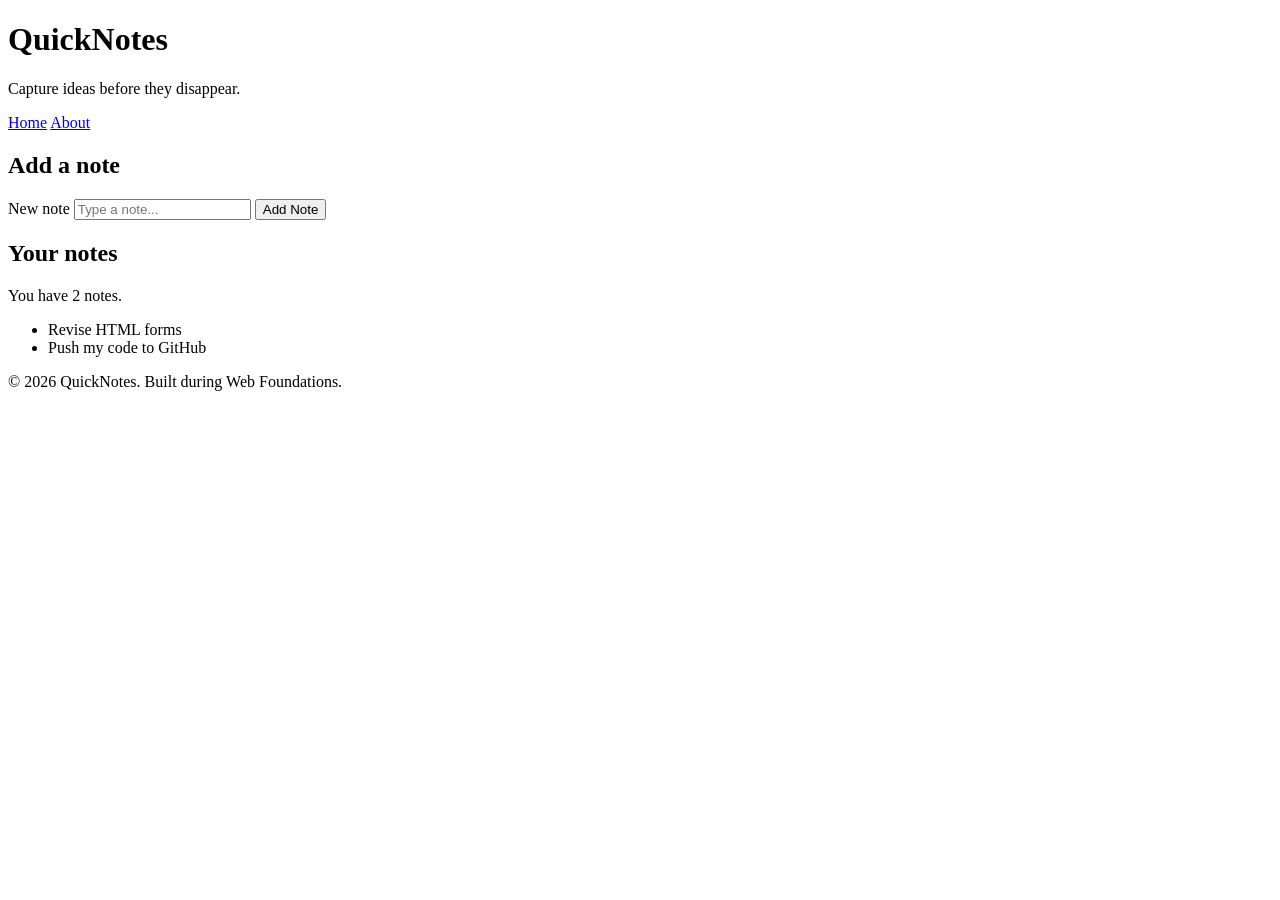
<file: day1/index.html>
<!DOCTYPE html>
<html lang="en">
  <head>
    <meta charset="UTF-8" />
    <meta name="viewport" content="width=device-width, initial-scale=1.0" />
    <title>QuickNotes</title>
  </head>
  <body>
    <header>
      <h1>QuickNotes</h1>
      <p>Capture ideas before they disappear.</p>
      <nav>
        <a href="index.html" aria-current="page">Home</a>
        <a href="about.html">About</a>
      </nav>
    </header>

    <main>
      <section>
        <h2>Add a note</h2>
        <form id="note-form">
          <label for="note-input">New note</label>
          <input type="text" id="note-input" placeholder="Type a note..." />
          <button type="submit">Add Note</button>
        </form>
      </section>

      <section>
        <h2>Your notes</h2>
        <p id="note-count">You have 2 notes.</p>
        <ul id="notes-list">
          <li>Revise HTML forms</li>
          <li>Push my code to GitHub</li>
        </ul>
      </section>
    </main>

    <footer>
      <p>&copy; 2026 QuickNotes. Built during Web Foundations.</p>
    </footer>
  </body>
</html>
</file>
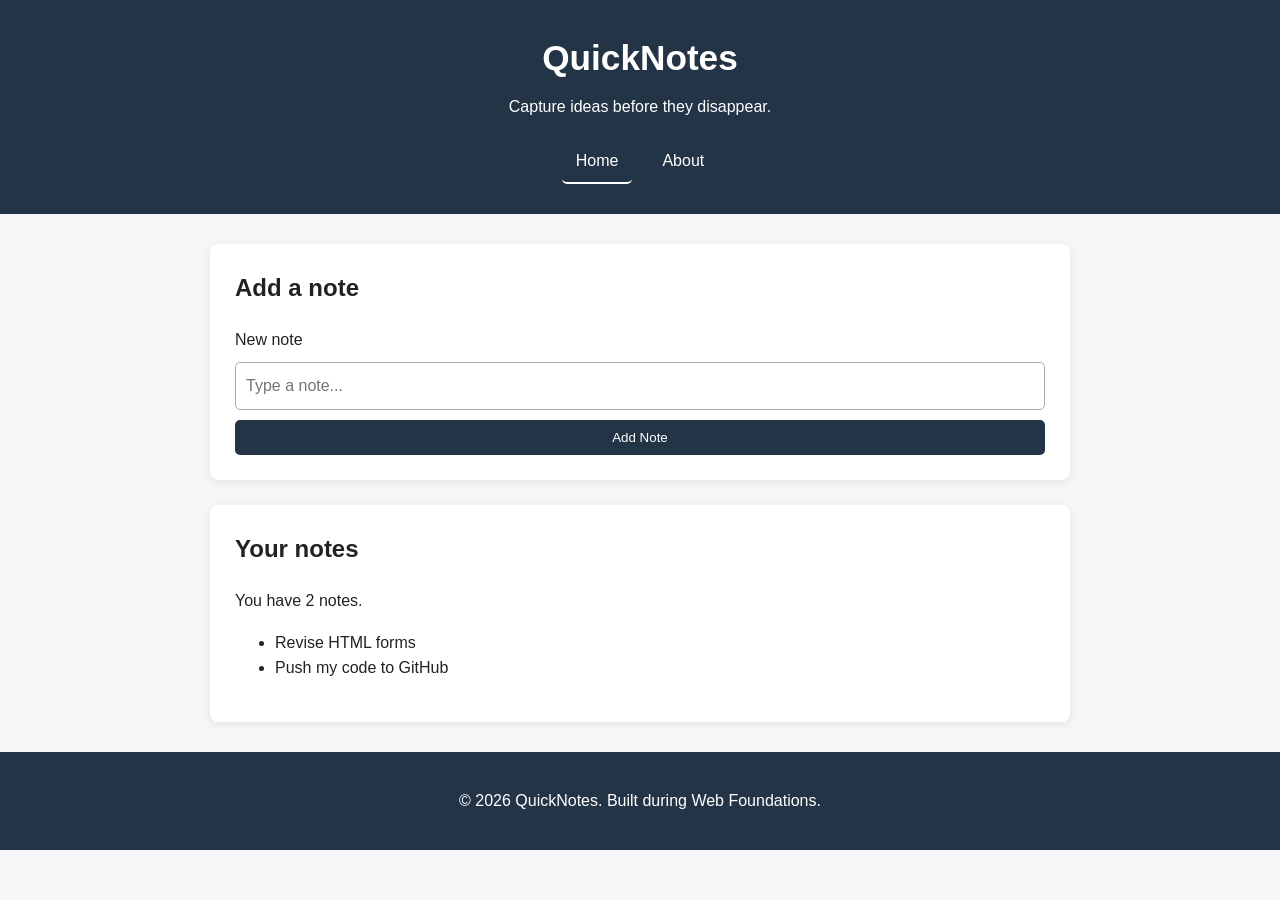
<file: day2/index.html>
<!DOCTYPE html>
<html lang="en">
  <head>
    <meta charset="UTF-8" />
    <meta name="viewport" content="width=device-width, initial-scale=1.0" />
    <title>QuickNotes</title>
    <link rel="stylesheet" href="style.css" />
  </head>

  <body>
    <header>
      <h1>QuickNotes</h1>
      <p>Capture ideas before they disappear.</p>

      <nav>
        <a href="index.html" aria-current="page">Home</a>
        <a href="about.html">About</a>
      </nav>
    </header>

    <main>
      <section>
        <h2>Add a note</h2>

        <form id="note-form">
          <label for="note-input">New note</label>
          <input
            type="text"
            id="note-input"
            placeholder="Type a note..."
          />
          <button type="submit">Add Note</button>
        </form>
      </section>

      <section>
        <h2>Your notes</h2>

        <p id="note-count">You have 2 notes.</p>

        <ul id="notes-list">
          <li>Revise HTML forms</li>
          <li>Push my code to GitHub</li>
        </ul>
      </section>
    </main>

    <footer>
      <p>&copy; 2026 QuickNotes. Built during Web Foundations.</p>
    </footer>
  </body>
</html>
</file>
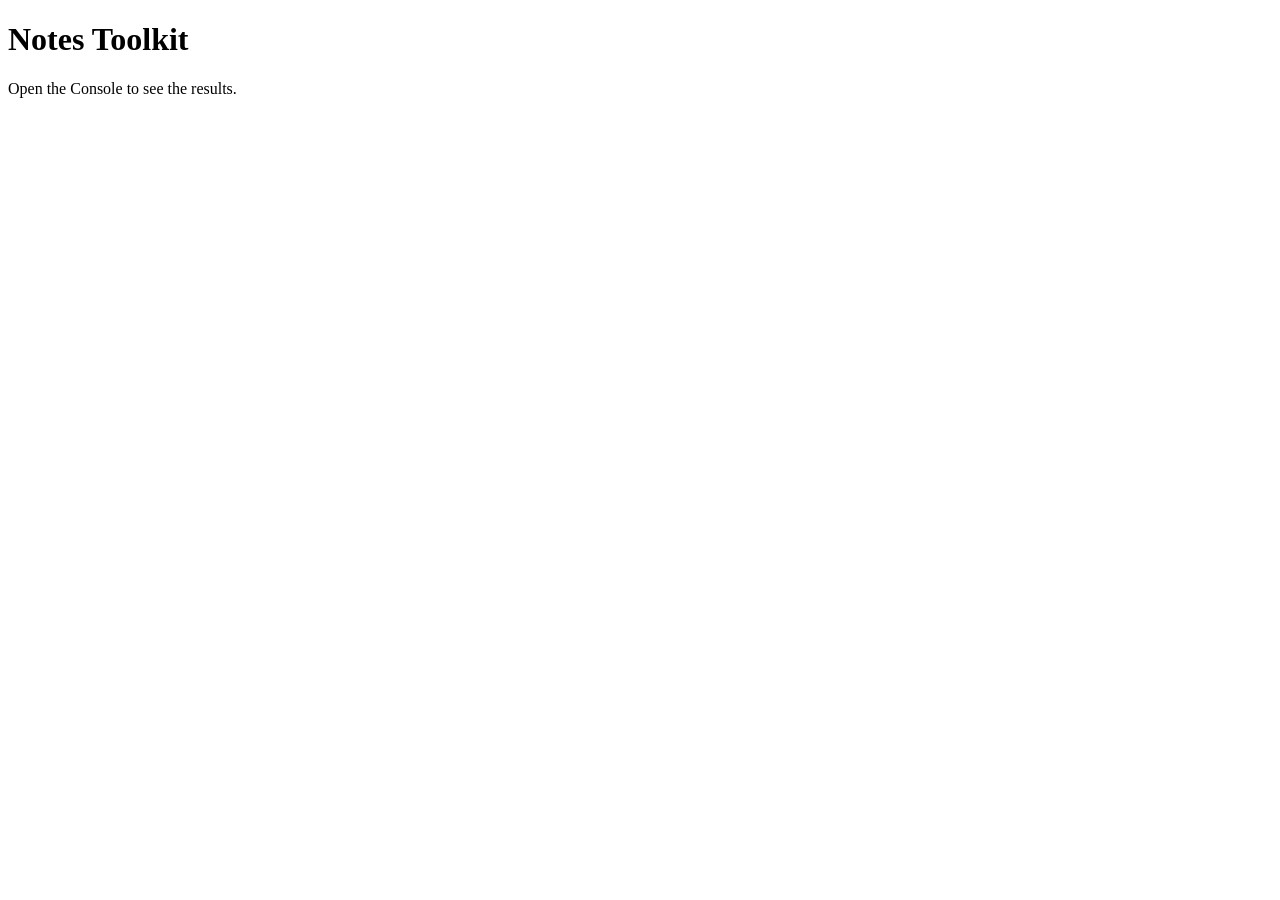
<file: day3/index.html>
<!DOCTYPE html>
<html lang="en">
  <head>
    <meta charset="UTF-8" />
    <meta name="viewport" content="width=device-width, initial-scale=1.0" />
    <title>Notes Toolkit</title>
    <script src="script.js" defer></script>
  </head>

  <body>
    <main>
      <h1>Notes Toolkit</h1>
      <p>Open the Console to see the results.</p>
    </main>
  </body>
</html>
</file>
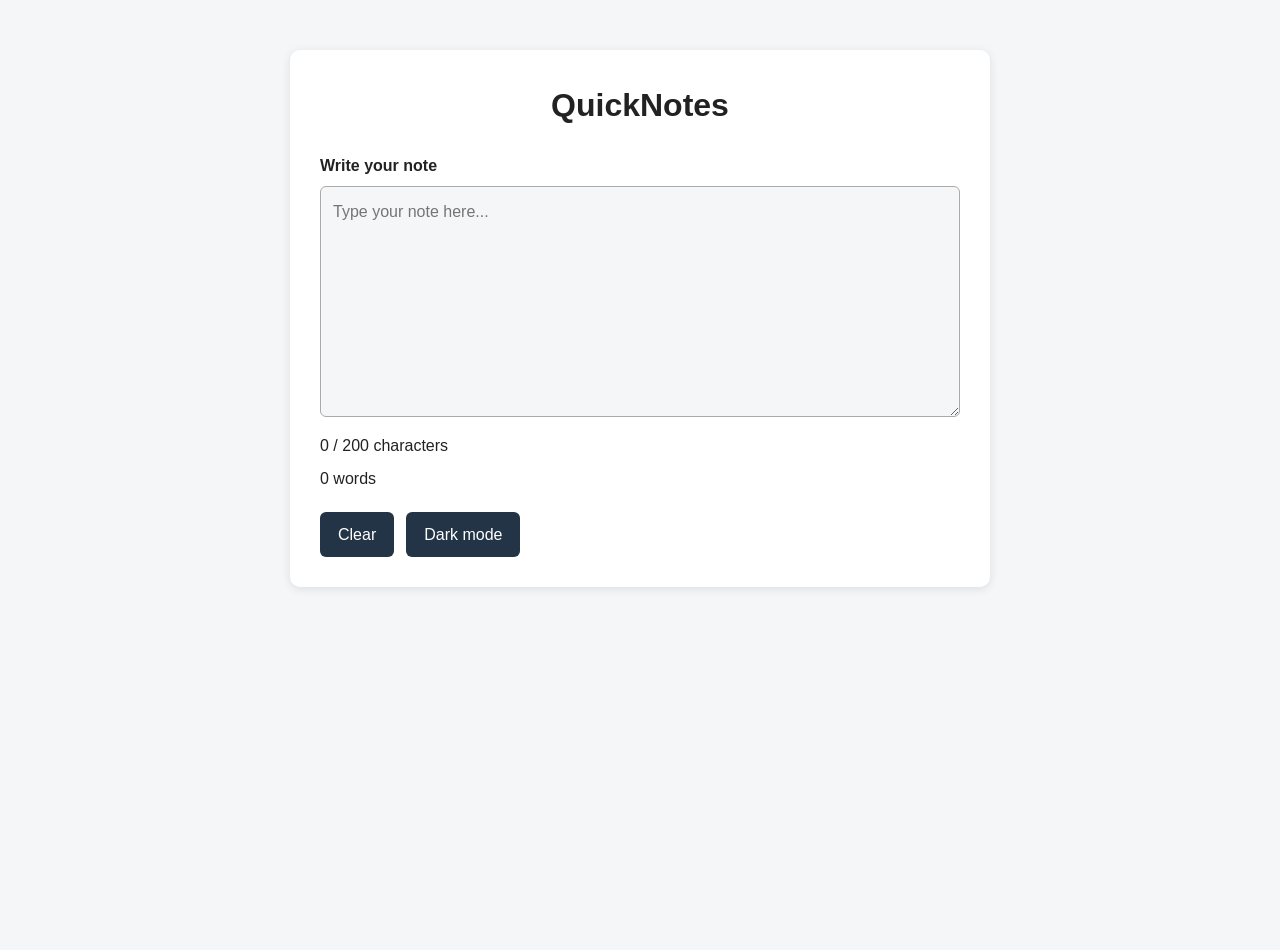
<file: day4/index.html>
<!DOCTYPE html>
<html lang="en">
  <head>
    <meta charset="UTF-8" />
    <meta name="viewport" content="width=device-width, initial-scale=1.0" />
    <title>QuickNotes - Day 4</title>
    <link rel="stylesheet" href="style.css" />
    <script src="script.js" defer></script>
  </head>

  <body>
    <main>
      <h1>QuickNotes</h1>

      <label for="note-text">Write your note</label>
      <textarea
        id="note-text"
        rows="8"
        placeholder="Type your note here..."
      ></textarea>

      <p id="char-count">0 / 200 characters</p>
      <p id="word-count">0 words</p>

      <div class="actions">
        <button id="clear-btn" type="button">Clear</button>
        <button id="theme-toggle" type="button">Dark mode</button>
      </div>
    </main>
  </body>
</html>
</file>
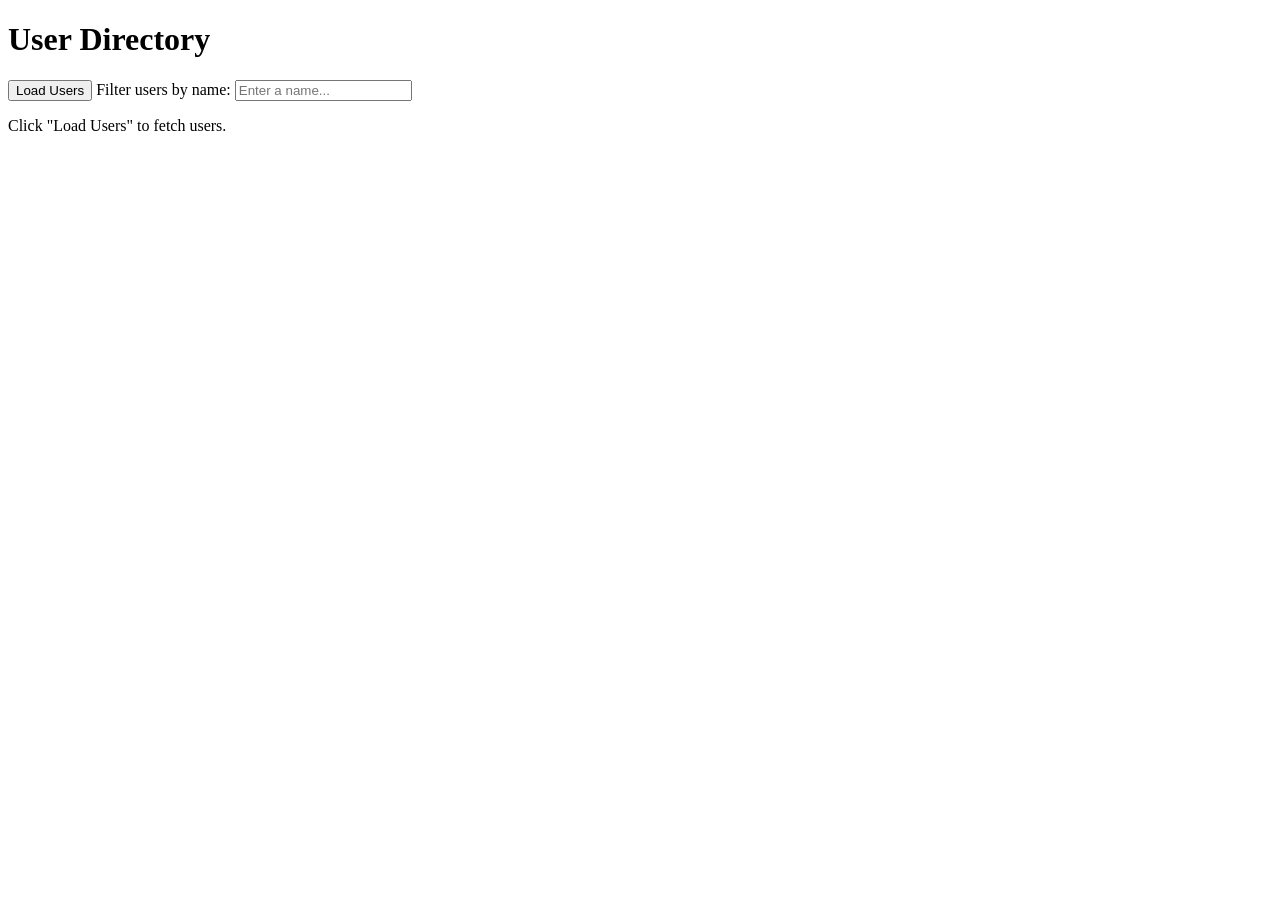
<file: day5/index.html>
<!DOCTYPE html>
<html lang="en">
  <head>
    <meta charset="UTF-8" />
    <meta name="viewport" content="width=device-width, initial-scale=1.0" />
    <title>QuickNotes - User Directory</title>
    <script src="users.js" defer></script>
  </head>

  <body>
    <main>
      <h1>User Directory</h1>

      <button id="load-users" type="button">Load Users</button>

      <label for="filter-input">Filter users by name:</label>
      <input
        type="text"
        id="filter-input"
        placeholder="Enter a name..."
      />

      <p id="status">Click "Load Users" to fetch users.</p>

      <ul id="users-list"></ul>
    </main>
  </body>
</html>
</file>
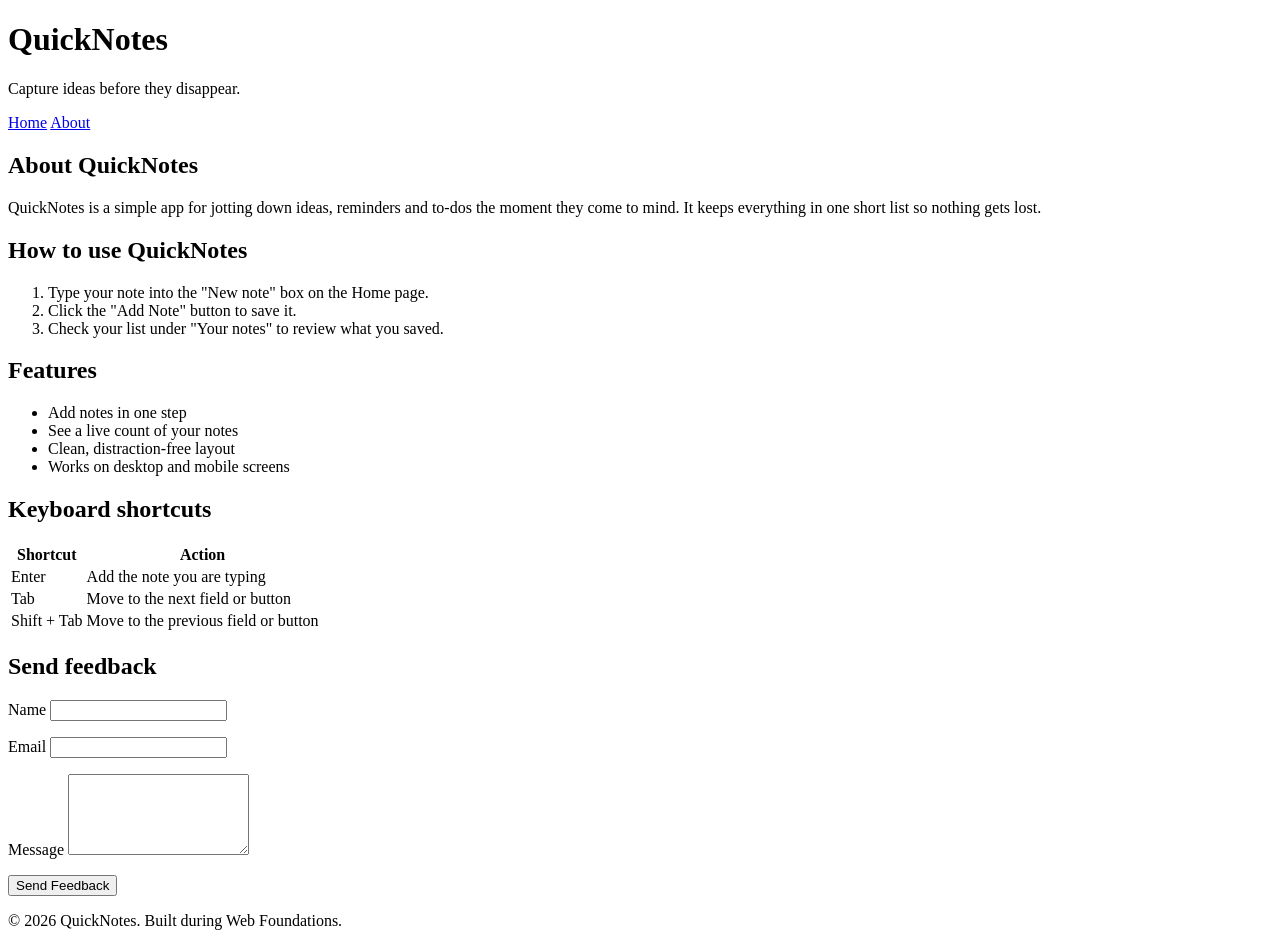
<file: day1/about.html>
<!DOCTYPE html>
<html lang="en">
  <head>
    <meta charset="UTF-8" />
    <meta name="viewport" content="width=device-width, initial-scale=1.0" />
    <title>About QuickNotes</title>
  </head>
  <body>
    <header>
      <h1>QuickNotes</h1>
      <p>Capture ideas before they disappear.</p>
      <nav>
        <a href="index.html">Home</a>
        <a href="about.html" aria-current="page">About</a>
      </nav>
    </header>

    <main>
      <h2>About QuickNotes</h2>
      <p>
        QuickNotes is a simple app for jotting down ideas, reminders and
        to-dos the moment they come to mind. It keeps everything in one
        short list so nothing gets lost.
      </p>

      <section>
        <h2>How to use QuickNotes</h2>
        <ol>
          <li>Type your note into the "New note" box on the Home page.</li>
          <li>Click the "Add Note" button to save it.</li>
          <li>Check your list under "Your notes" to review what you saved.</li>
        </ol>
      </section>

      <section>
        <h2>Features</h2>
        <ul>
          <li>Add notes in one step</li>
          <li>See a live count of your notes</li>
          <li>Clean, distraction-free layout</li>
          <li>Works on desktop and mobile screens</li>
        </ul>
      </section>

      <section>
        <h2>Keyboard shortcuts</h2>
        <table>
          <thead>
            <tr>
              <th scope="col">Shortcut</th>
              <th scope="col">Action</th>
            </tr>
          </thead>
          <tbody>
            <tr>
              <td>Enter</td>
              <td>Add the note you are typing</td>
            </tr>
            <tr>
              <td>Tab</td>
              <td>Move to the next field or button</td>
            </tr>
            <tr>
              <td>Shift + Tab</td>
              <td>Move to the previous field or button</td>
            </tr>
          </tbody>
        </table>
      </section>

      <section>
        <h2>Send feedback</h2>
        <form action="#" method="post">
          <p>
            <label for="fb-name">Name</label>
            <input type="text" id="fb-name" name="name" required />
          </p>
          <p>
            <label for="fb-email">Email</label>
            <input type="email" id="fb-email" name="email" required />
          </p>
          <p>
            <label for="fb-message">Message</label>
            <textarea id="fb-message" name="message" rows="5" required></textarea>
          </p>
          <button type="submit">Send Feedback</button>
        </form>
      </section>
    </main>

    <footer>
      <p>&copy; 2026 QuickNotes. Built during Web Foundations.</p>
    </footer>
  </body>
</html>
</file>
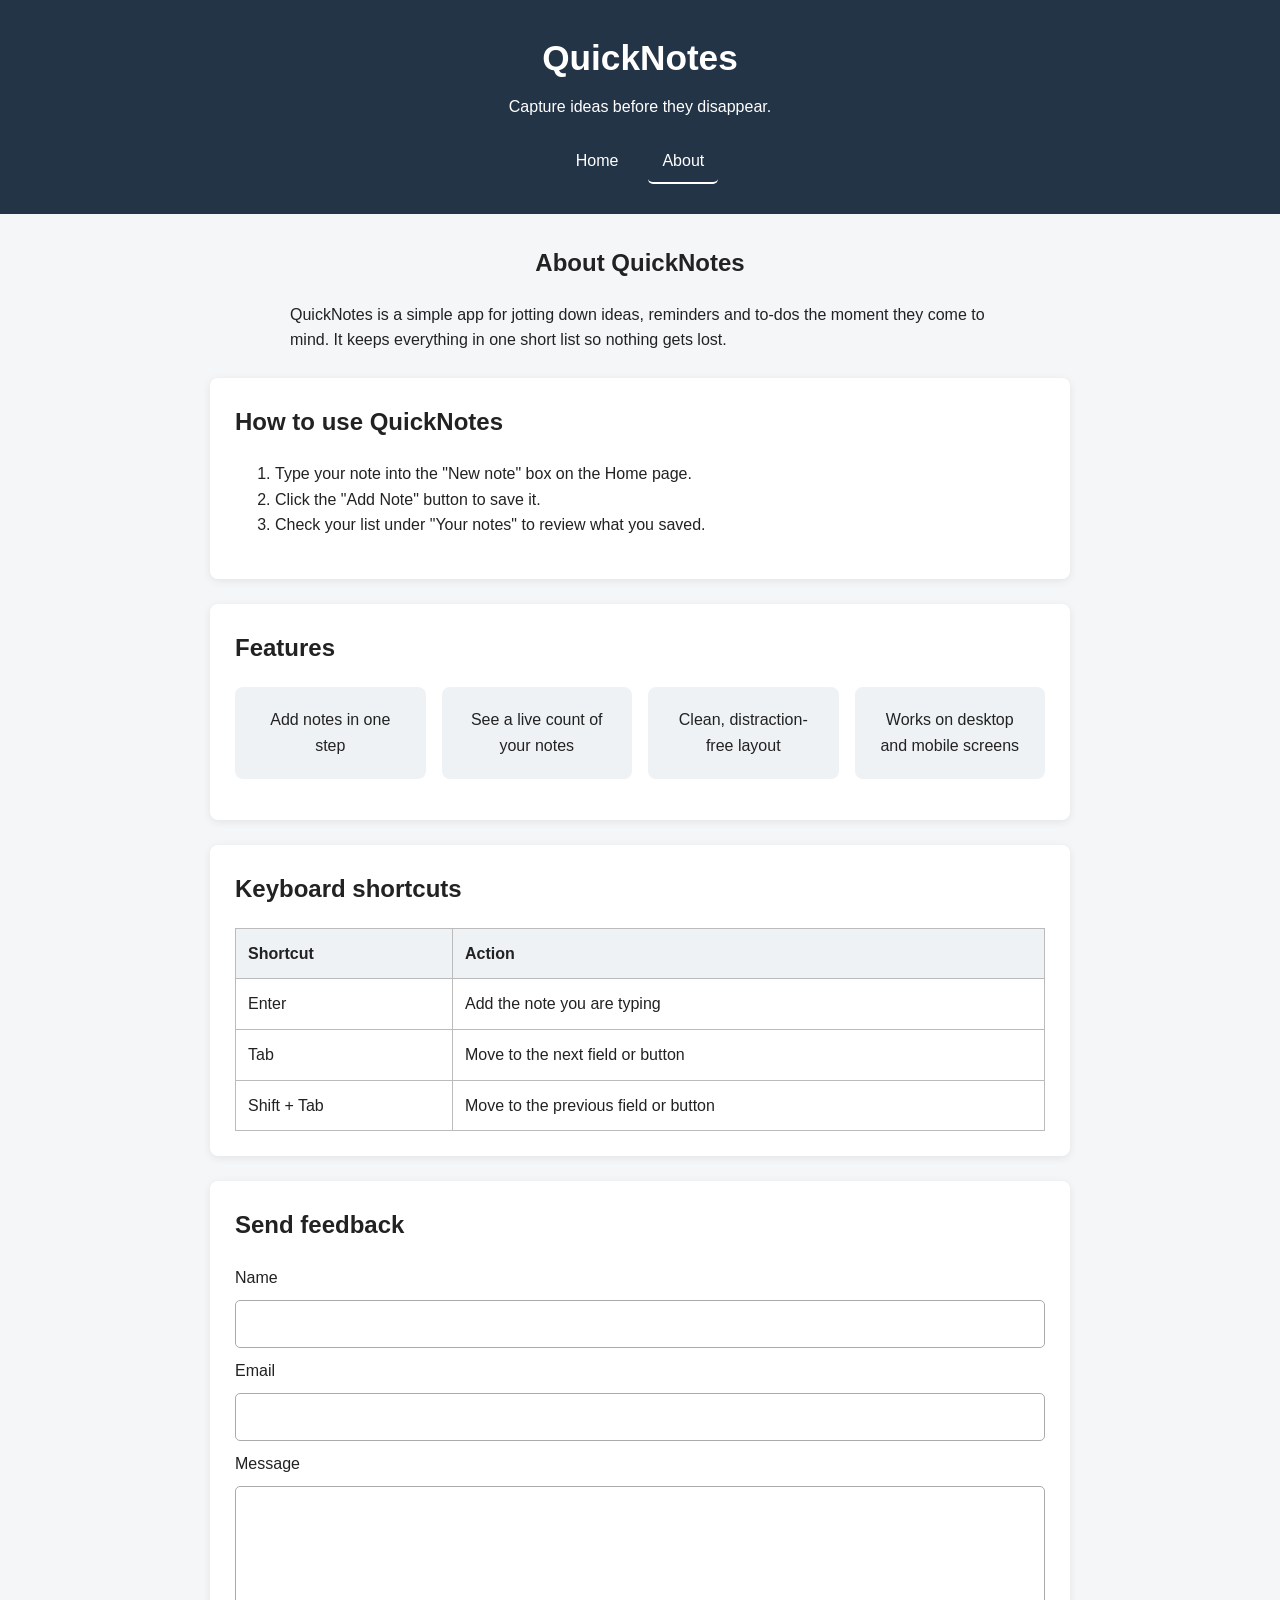
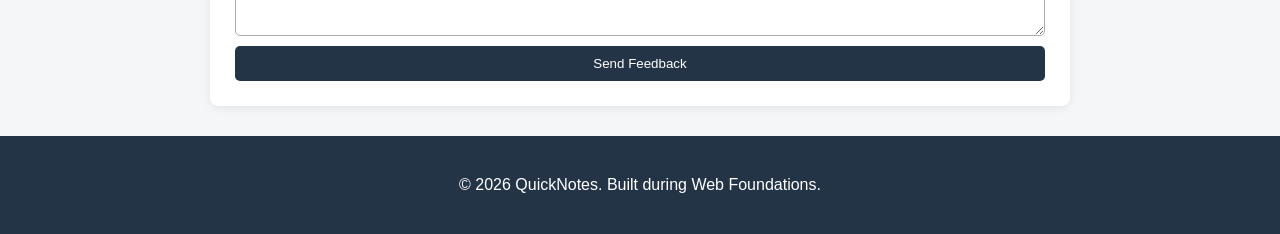
<file: day2/about.html>
<!DOCTYPE html>
<html lang="en">
  <head>
    <meta charset="UTF-8" />
    <meta name="viewport" content="width=device-width, initial-scale=1.0" />
    <title>About QuickNotes</title>
    <link rel="stylesheet" href="style.css" />
  </head>

  <body>
    <header>
      <h1>QuickNotes</h1>
      <p>Capture ideas before they disappear.</p>

      <nav>
        <a href="index.html">Home</a>
        <a href="about.html" aria-current="page">About</a>
      </nav>
    </header>

    <main>
      <h2>About QuickNotes</h2>

      <p>
        QuickNotes is a simple app for jotting down ideas, reminders and
        to-dos the moment they come to mind. It keeps everything in one
        short list so nothing gets lost.
      </p>

      <section>
        <h2>How to use QuickNotes</h2>

        <ol>
          <li>Type your note into the "New note" box on the Home page.</li>
          <li>Click the "Add Note" button to save it.</li>
          <li>Check your list under "Your notes" to review what you saved.</li>
        </ol>
      </section>

      <section>
        <h2>Features</h2>

        <ul class="features">
          <li>Add notes in one step</li>
          <li>See a live count of your notes</li>
          <li>Clean, distraction-free layout</li>
          <li>Works on desktop and mobile screens</li>
        </ul>
      </section>

      <section>
        <h2>Keyboard shortcuts</h2>

        <table>
          <thead>
            <tr>
              <th scope="col">Shortcut</th>
              <th scope="col">Action</th>
            </tr>
          </thead>

          <tbody>
            <tr>
              <td>Enter</td>
              <td>Add the note you are typing</td>
            </tr>

            <tr>
              <td>Tab</td>
              <td>Move to the next field or button</td>
            </tr>

            <tr>
              <td>Shift + Tab</td>
              <td>Move to the previous field or button</td>
            </tr>
          </tbody>
        </table>
      </section>

      <section>
        <h2>Send feedback</h2>

        <form action="#" method="post">
          <label for="fb-name">Name</label>
          <input type="text" id="fb-name" name="name" required />

          <label for="fb-email">Email</label>
          <input type="email" id="fb-email" name="email" required />

          <label for="fb-message">Message</label>
          <textarea
            id="fb-message"
            name="message"
            rows="5"
            required
          ></textarea>

          <button type="submit">Send Feedback</button>
        </form>
      </section>
    </main>

    <footer>
      <p>&copy; 2026 QuickNotes. Built during Web Foundations.</p>
    </footer>
  </body>
</html>
</file>
<file: day2/style.css>
/* Box-sizing reset */
* {
  box-sizing: border-box;
}

/* Base styles */
body {
  margin: 0;
  font-family: Arial, sans-serif;
  line-height: 1.6;
  background-color: #f4f6f8;
  color: #222;
}

/* Header */
header {
  background-color: #243447;
  color: white;
  text-align: center;
  padding: 30px 20px;
}

header h1 {
  margin: 0;
  font-size: 2.2rem;
}

header p {
  margin: 8px 0 20px;
}

/* Navigation */
nav {
  display: flex;
  justify-content: center;
  gap: 16px;
}

nav a {
  color: white;
  text-decoration: none;
  padding: 8px 14px;
  border-radius: 5px;
  transition: background-color 0.3s ease, color 0.3s ease;
}

/* Active page indicator */
nav a[aria-current="page"] {
  border-bottom: 2px solid white;
}

/* Navigation hover effect */
nav a:hover {
  background-color: white;
  color: #243447;
}

/* Main content */
main {
  max-width: 900px;
  margin: 30px auto;
  padding: 0 20px;
}

main > h2 {
  text-align: center;
}

main > p {
  max-width: 700px;
  margin: 0 auto 25px;
}

/* Section cards */
section {
  background-color: white;
  margin-bottom: 25px;
  padding: 25px;
  border-radius: 8px;
  box-shadow: 0 2px 8px rgba(0, 0, 0, 0.08);
}

section h2 {
  margin-top: 0;
}

/* Features grid */
.features {
  display: grid;
  grid-template-columns: repeat(auto-fit, minmax(180px, 1fr));
  gap: 16px;
  padding: 0;
  list-style: none;
}

.features li {
  background-color: #eef2f5;
  padding: 20px;
  border-radius: 8px;
  text-align: center;
  min-height: 80px;
  display: flex;
  align-items: center;
  justify-content: center;
}

/* Keyboard shortcuts table */
table {
  width: 100%;
  border-collapse: collapse;
}

th,
td {
  border: 1px solid #bbb;
  padding: 12px;
  text-align: left;
}

th {
  background-color: #eef2f5;
}

/* Forms */
form {
  display: flex;
  flex-direction: column;
  gap: 10px;
}

input,
textarea {
  width: 100%;
  padding: 10px;
  border: 1px solid #aaa;
  border-radius: 5px;
  font: inherit;
}

textarea {
  resize: vertical;
}

button {
  padding: 10px 16px;
  border: none;
  border-radius: 5px;
  background-color: #243447;
  color: white;
  cursor: pointer;
  transition: background-color 0.3s ease, transform 0.2s ease;
}

button:hover {
  background-color: #3b536b;
  transform: translateY(-1px);
}

/* Footer */
footer {
  text-align: center;
  background-color: #243447;
  color: white;
  padding: 20px;
  margin-top: 30px;
}

/* Small screens */
@media (max-width: 600px) {
  header {
    padding: 20px 12px;
  }

  header h1 {
    font-size: 1.7rem;
  }

  header p {
    font-size: 0.9rem;
  }

  main {
    margin: 20px auto;
    padding: 0 12px;
  }

  section {
    padding: 18px;
  }

  nav {
    gap: 16px;
  }

  nav a {
    padding: 6px 10px;
  }

  th,
  td {
    padding: 8px;
  }
}
</file>
<file: day4/style.css>
/* Theme variables */
:root {
  --background-color: #f4f6f8;
  --text-color: #222;
  --card-color: #ffffff;
  --border-color: #aaa;
  --button-color: #243447;
  --button-text-color: #ffffff;
  --warning-color: #d97706;
  --over-color: #dc2626;
}

/* Dark theme */
body.dark {
  --background-color: #1f2937;
  --text-color: #f9fafb;
  --card-color: #374151;
  --border-color: #6b7280;
  --button-color: #111827;
  --button-text-color: #ffffff;
  --warning-color: #f59e0b;
  --over-color: #f87171;
}

/* Base styles */
* {
  box-sizing: border-box;
}

body {
  margin: 0;
  min-height: 100vh;
  font-family: Arial, sans-serif;
  line-height: 1.6;
  background-color: var(--background-color);
  color: var(--text-color);
  transition: background-color 0.3s ease, color 0.3s ease;
}

/* Main content */
main {
  max-width: 700px;
  margin: 50px auto;
  padding: 30px;
  background-color: var(--card-color);
  border-radius: 10px;
  box-shadow: 0 2px 10px rgba(0, 0, 0, 0.1);
}

h1 {
  margin-top: 0;
  text-align: center;
}

/* Note input */
label {
  display: block;
  margin-bottom: 8px;
  font-weight: bold;
}

textarea {
  width: 100%;
  padding: 12px;
  border: 1px solid var(--border-color);
  border-radius: 6px;
  background-color: var(--background-color);
  color: var(--text-color);
  font: inherit;
  resize: vertical;
}

textarea:focus {
  outline: 2px solid var(--button-color);
  outline-offset: 2px;
}

/* Counters */
#char-count,
#word-count {
  margin: 8px 0;
}

.warning {
  color: var(--warning-color);
}

.over {
  color: var(--over-color);
  font-weight: bold;
}

/* Buttons */
.actions {
  display: flex;
  gap: 12px;
  margin-top: 20px;
}

button {
  padding: 10px 18px;
  border: none;
  border-radius: 6px;
  background-color: var(--button-color);
  color: var(--button-text-color);
  cursor: pointer;
  font: inherit;
  transition: opacity 0.2s ease, transform 0.2s ease;
}

button:hover {
  opacity: 0.85;
  transform: translateY(-1px);
}

button:focus-visible {
  outline: 2px solid var(--button-color);
  outline-offset: 3px;
}

/* Small screens */
@media (max-width: 600px) {
  main {
    margin: 20px 12px;
    padding: 20px;
  }

  .actions {
    flex-direction: column;
  }

  button {
    width: 100%;
  }
}
</file>
